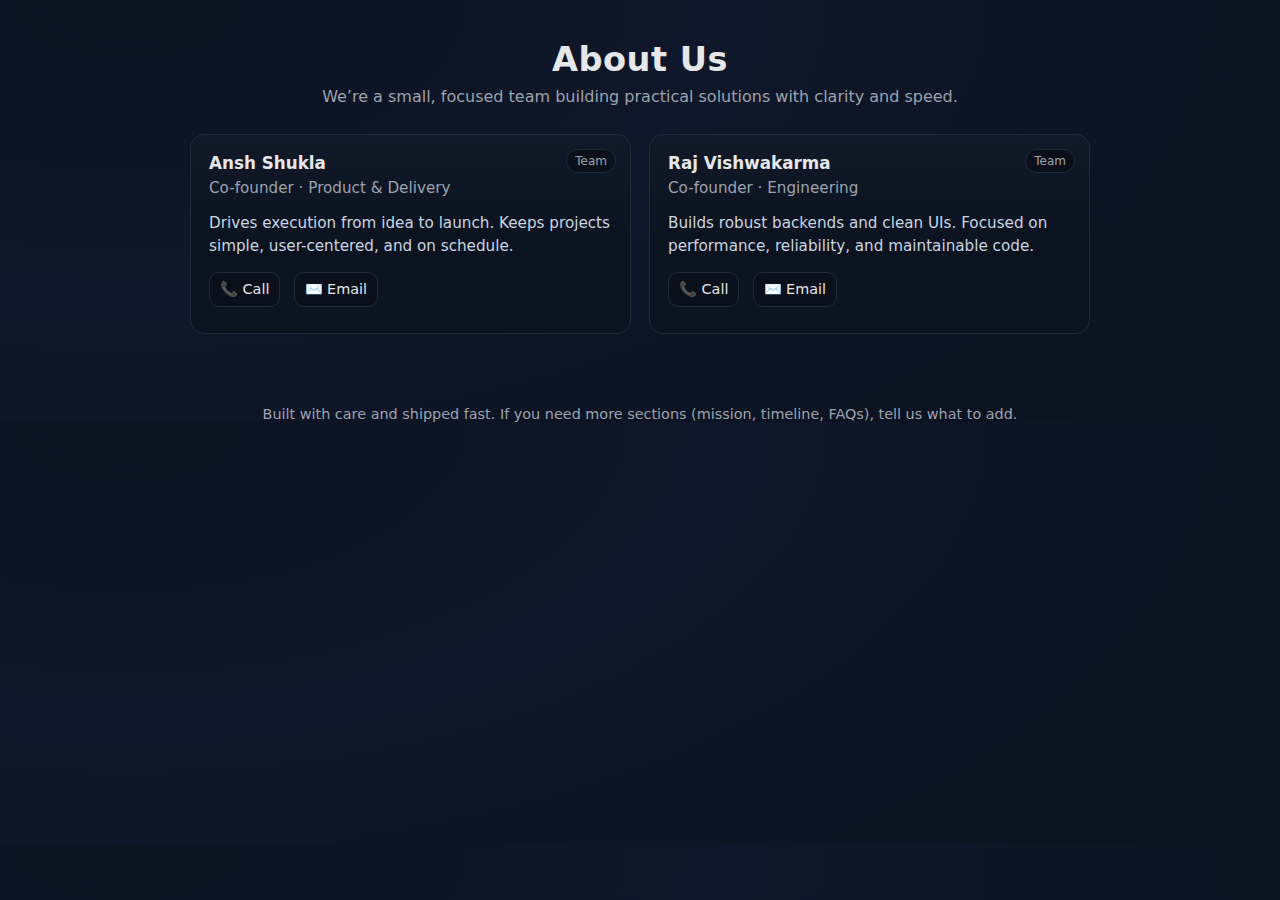
<file: about.html>
<!DOCTYPE html>
<html lang="en">
<head>
  <meta charset="UTF-8" />
  <meta name="viewport" content="width=device-width, initial-scale=1" />
  <title>About Us</title>
  <style>
    .navbar {
  position: fixed;
  top: 0;
  width: 100%;
  display: flex;
  justify-content: space-between;
  align-items: center;
  padding: 15px 60px;
  background: rgba(0, 0, 0, 0.65);
  color: #fefae0;
  backdrop-filter: blur(10px);
  box-shadow: 0 2px 15px rgba(0, 0, 0, 0.4);
  z-index: 100;
}
.logo {
  font-size: 1.4em;
  font-weight: bold;
  letter-spacing: 1px;
}

.nav-links {
  list-style: none;
  display: flex;
  gap: 30px;
}

.nav-links a {
  text-decoration: none;
  color: #fefae0;
  font-weight: 500;
  transition: color 0.3s ease;
}

.nav-links a:hover,
.nav-links .active {
  color: #ffe8a3;
  border-bottom: 2px solid #ffe8a3;
  padding-bottom: 3px;
}

    :root {
      --bg: #0f172a;
      --card: #111827;
      --text: #e5e7eb;
      --muted: #9ca3af;
      --accent: #22c55e;
      --border: #1f2937;
    }
    * { box-sizing: border-box; }
    body {
      margin: 0; font-family: system-ui, -apple-system, Segoe UI, Roboto, Ubuntu, Cantarell, "Noto Sans", "Helvetica Neue", Arial, "Apple Color Emoji", "Segoe UI Emoji";
      background: radial-gradient(1200px 600px at 10% 0%, #0b1220 0%, var(--bg) 50%, #0b1220 100%);
      color: var(--text);
    }
    .container {
      max-width: 940px; margin: 0 auto; padding: 40px 20px;
    }
    header {
      text-align: center; margin-bottom: 28px;
    }
    header h1 {
      font-size: 2.1rem; margin: 0 0 8px;
      letter-spacing: 0.5px;
    }
    header p {
      color: var(--muted); margin: 0; font-size: 1rem;
    }
    .grid {
      display: grid; gap: 18px;
      grid-template-columns: repeat(auto-fit, minmax(260px, 1fr));
      margin-top: 22px;
    }
    .card {
      background: linear-gradient(180deg, var(--card), #0b1321 60%);
      border: 1px solid var(--border);
      border-radius: 14px;
      padding: 18px;
      position: relative;
      overflow: hidden;
    }
    .badge {
      position: absolute; top: 14px; right: 14px;
      background: #0a0f19; border: 1px solid var(--border);
      color: var(--muted); font-size: 12px; padding: 4px 8px; border-radius: 999px;
    }
    .name { font-weight: 700; font-size: 1.05rem; margin-bottom: 6px; }
    .role { color: var(--muted); font-size: 0.95rem; margin-bottom: 12px; }
    .bio { color: #cbd5e1; font-size: 0.95rem; line-height: 1.5; margin-bottom: 14px; }
    .contact a {
      display: inline-flex; align-items: center; gap: 8px;
      color: var(--text); text-decoration: none;
      background: #0a0f19; border: 1px solid var(--border);
      padding: 8px 10px; border-radius: 10px; margin-right: 8px; margin-bottom: 8px;
      transition: border-color 0.2s, transform 0.2s;
      font-size: 0.9rem;
    }
    .contact a:hover { border-color: var(--accent); transform: translateY(-1px); }
    footer {
      margin-top: 32px; color: var(--muted); font-size: 0.9rem; text-align: center;
    }
  </style>
</head>
<body>
    
  <div class="container">
    <header>
      <h1>About Us</h1>
      <p>We’re a small, focused team building practical solutions with clarity and speed.</p>
    </header>

    <section class="grid">
      <!-- Ansh Shukla -->
      <div class="card">
        <span class="badge">Team</span>
        <div class="name">Ansh Shukla</div>
        <div class="role">Co-founder · Product & Delivery</div>
        <p class="bio">
          Drives execution from idea to launch. Keeps projects simple, user-centered, and on schedule.
        </p>
        <div class="contact">
          <a href="tel:+919044123970" aria-label="Call Ansh">📞 Call</a>
          <a href="mailto:ujjwal031shukla@gmail.com" aria-label="Email Ansh">✉️ Email</a>
        </div>
      </div>

      <!-- Raj Vishwakarma -->
      <div class="card">
        <span class="badge">Team</span>
        <div class="name">Raj Vishwakarma</div>
        <div class="role">Co-founder · Engineering</div>
        <p class="bio">
          Builds robust backends and clean UIs. Focused on performance, reliability, and maintainable code.
        </p>
        <div class="contact">
          <a href="tel:+919369381697" aria-label="Call Raj">📞 Call</a>
          <a href="mailto:trickyfinisher000@gmail.com" aria-label="Email Raj">✉️ Email</a>
        </div>
      </div>

      </div>
    </section>

    <footer>
      Built with care and shipped fast. If you need more sections (mission, timeline, FAQs), tell us what to add.
    </footer>
  </div>
</body>
</html>
</file>
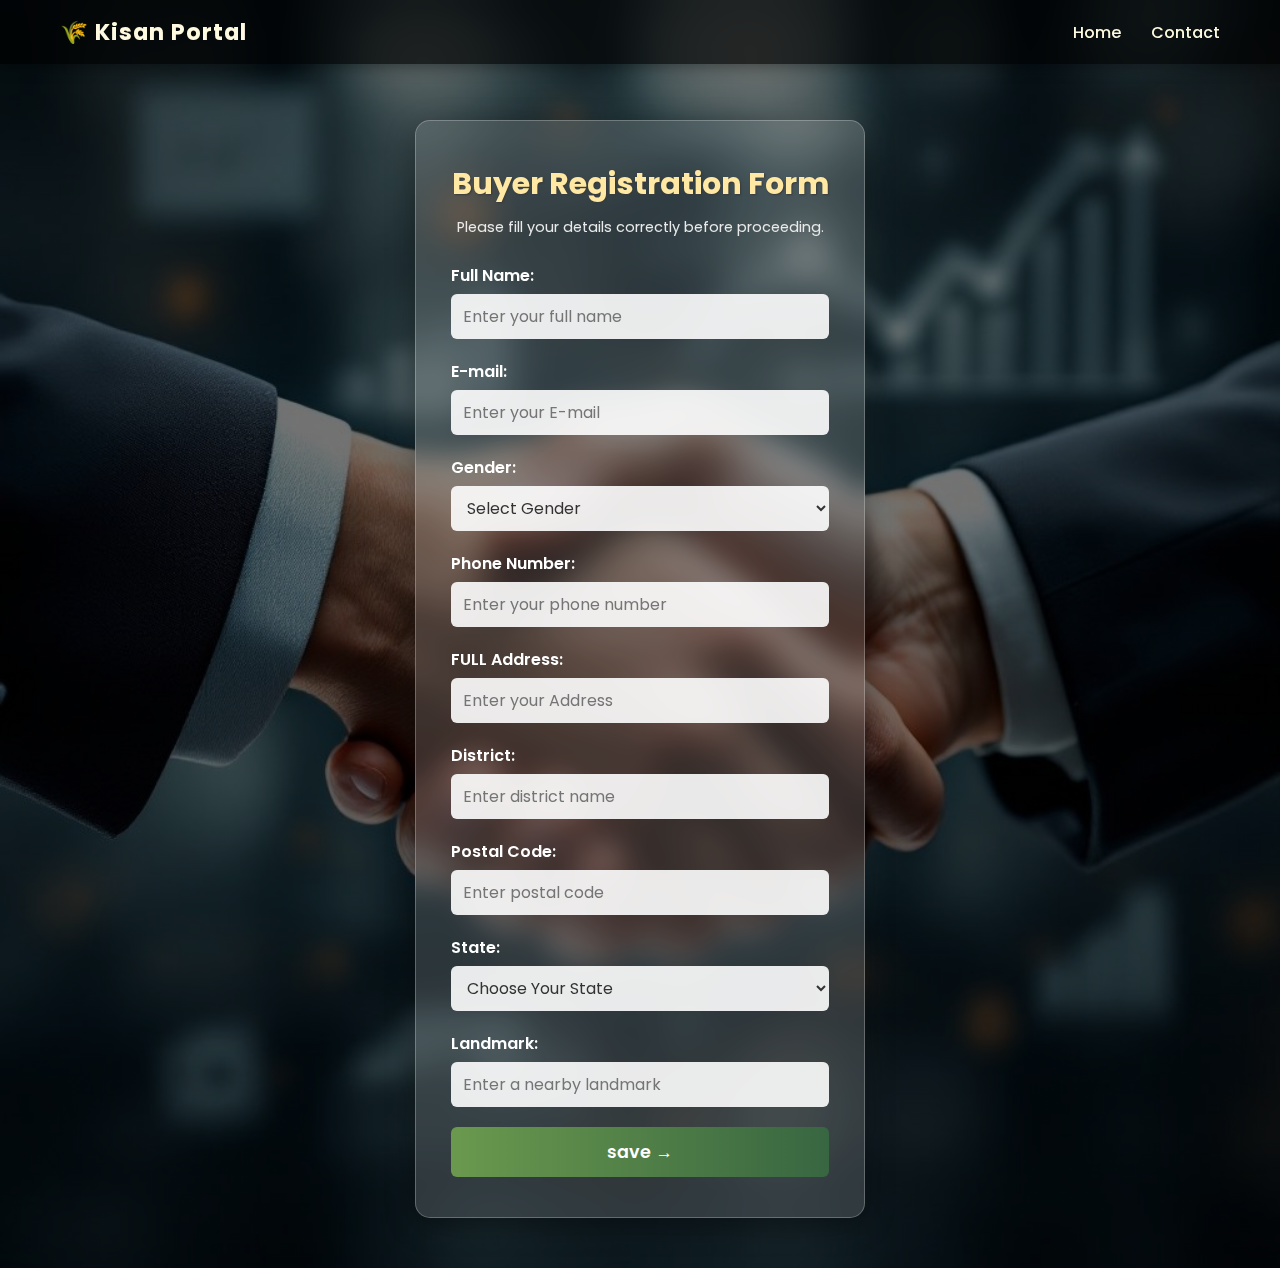
<file: buyer.html>
<!DOCTYPE html>
<html lang="en">

<head>
  <meta charset="UTF-8" />
  <meta name="viewport" content="width=device-width, initial-scale=1.0" />
  <title>Buyer Registration | Kisan Portal</title>
  <link rel="stylesheet" href="buyer.css" />
  <link href="https://fonts.googleapis.com/css2?family=Poppins:wght@400;600&display=swap" rel="stylesheet">
</head>

<body>
  <!-- Navigation Bar -->
  <header>
    <nav class="navbar">
      <div class="logo">🌾 Kisan Portal</div>
      <ul class="nav-links">
        <li><a href="index.html">Home</a></li>
       
        <li><a href="contact.html">Contact</a></li>
      </ul>
    </nav>
  </header>

  <!-- Registration Section -->
  <main class="registration-container">
    <div class="registration-form">
      <h2>Buyer Registration Form</h2>
      <p class="form-subtitle">Please fill your details correctly before proceeding.</p>

      <form id="registrationForm">
        <div class="form-group">
          <label for="name">Full Name:</label>
          <input type="text" id="name" name="name" placeholder="Enter your full name" required />
        </div>

        <div class="form-group">
          <label for="E-mail">E-mail:</label>
          <input type="text" id="E-mail" name="E-mail" placeholder="Enter your E-mail" required />
        </div>

        

        <div class="form-group">
          <label for="gender">Gender:</label>
          <select id="gender" name="gender" required>
            <option value="">Select Gender</option>
            <option value="male">Male</option>
            <option value="female">Female</option>
            <option value="other">Other</option>
          </select>
        </div>

        <div class="form-group">
          <label for="phone">Phone Number:</label>
          <input type="tel" id="phone" name="phone" placeholder="Enter your phone number" required />
        </div>

        <div class="form-group">
          <label for="Address">FULL Address:</label>
          <input type="Address" id="Address" name="Address" placeholder="Enter your Address" required />
        </div>

         <div class="form-group">
          <label for="district">District:</label>
          <input type="text" id="district" name="district" placeholder="Enter district name" required />
        </div>

        <div class="form-group">
          <label for="postal_code">Postal Code:</label>
          <input type="number" id="postal_code" name="postal_code" placeholder="Enter postal code" required />
        </div>

        <div class="form-group">
          <label for="state">State:</label>
          <select id="state" name="state" required>
            <option value="">Choose Your State</option>
            <option>Andhra Pradesh</option>
            <option>Arunachal Pradesh</option>
            <option>Assam</option>
            <option>Bihar</option>
            <option>Chhattisgarh</option>
            <option>Goa</option>
            <option>Gujarat</option>
            <option>Haryana</option>
            <option>Himachal Pradesh</option>
            <option>Jharkhand</option>
            <option>Karnataka</option>
            <option>Kerala</option>
            <option>Madhya Pradesh</option>
            <option>Maharashtra</option>
            <option>Manipur</option>
            <option>Meghalaya</option>
            <option>Mizoram</option>
            <option>Nagaland</option>
            <option>Odisha</option>
            <option>Punjab</option>
            <option>Rajasthan</option>
            <option>Sikkim</option>
            <option>Tamil Nadu</option>
            <option>Telangana</option>
            <option>Tripura</option>
            <option>Uttar Pradesh</option>
            <option>Uttarakhand</option>
            <option>West Bengal</option>
          </select>
        </div>

        <div class="form-group">
          <label for="land_mark">Landmark:</label>
          <input type="text" id="land_mark" name="land_mark" placeholder="Enter a nearby landmark" required />
        </div>
        <button type="button" onclick="validateAndNext()">save →</button>
      </form>
    </div>
  </main>

 <script>
  // ---- Step access control ----
  

  // Prevent accessing locked pages
  document.addEventListener("DOMContentLoaded", () => {
    const currentPage = window.location.pathname.split("/").pop();

    const currentIndex = steps.indexOf(currentPage);

    if (currentIndex > 0) {
      // Check if previous step is completed
      const previousPage = steps[currentIndex - 1];
      const keyName = previousPage + "_done";

      if (localStorage.getItem(keyName) !== "true") {
        alert("⚠️ Please complete the previous step first.");
        window.location.href = previousPage;
      }
    }
  });

  // Mark page as completed (call this after validation)
  function markCompleted(pageName) {
    localStorage.setItem(pageName + "_done", "true");
  }
 
  function validateAndNext() {
    const inputs = document.querySelectorAll('#registrationForm input, #registrationForm select');
    let allFilled = true;

    inputs.forEach(input => {
      if (input.value.trim() === "") {
        allFilled = false;
        input.style.border = "2px solid red";
      } else {
        input.style.border = "1px solid #ccc";
      }
    });

    if (allFilled) {
      // Mark registration step as completed
      markCompleted("farmer_registration form.html");

      window.location.href = "location.html";
    } else {
      alert("⚠️ Please fill all fields before proceeding.");
    }
  }
</script>



</body>

</html>
</file>
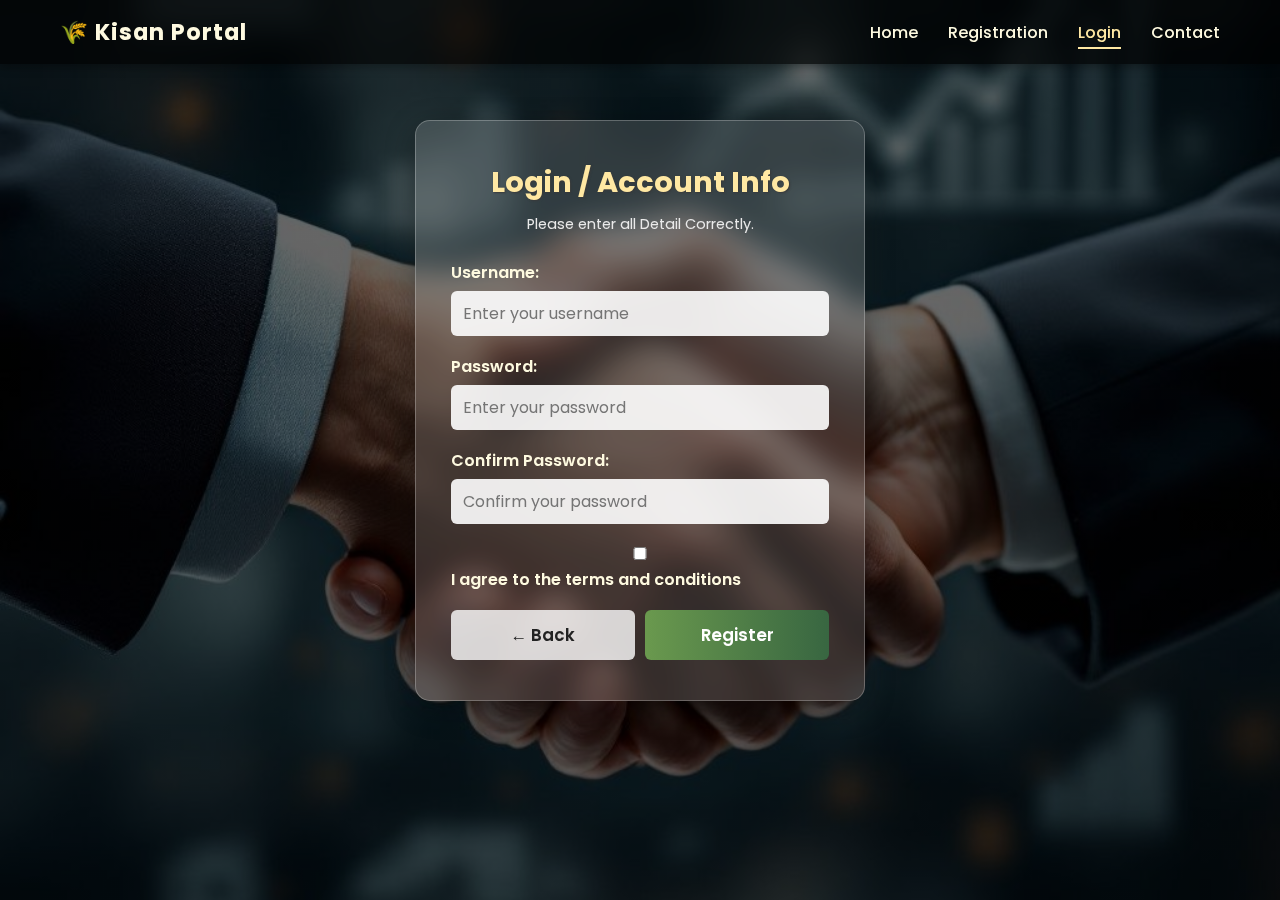
<file: buyerlogin.html>
<!DOCTYPE html>
<html lang="en">

<head>
    <meta charset="UTF-8" />
    <meta name="viewport" content="width=device-width, initial-scale=1.0" />
    <title>Farm Details | Kisan Portal</title>
    <link rel="stylesheet" href="buyerlogin.css" />
    <link href="https://fonts.googleapis.com/css2?family=Poppins:wght@400;600&display=swap" rel="stylesheet" />
</head>

<body>
    <!-- 🌾 Navbar -->
    <header>
        <nav class="navbar">
            <div class="logo">🌾 Kisan Portal</div>
            <ul class="nav-links">
                <li><a href="home.html">Home</a></li>
                <li><a href="buyer.html">Registration</a></li>
                <li><a href="Login.html" class="active">Login</a></li>
                <li><a href="contact.html">Contact</a></li>
            </ul>
        </nav>
    </header>

    <!-- 📍 Location Form -->
    <main class="location-container">
        <div class="location-form">
            <h2>Login / Account Info</h2>
            <p class="form-subtitle">Please enter all Detail Correctly.</p>

            <form action="#" method="post">
                <div class="form-group">
                    <label for="username">Username:</label>
                    <input type="text" id="username" name="username" placeholder="Enter your username" required />
                </div>

                <div class="form-group">
                    <label for="password">Password:</label>
                    <input type="password" id="password" name="password" placeholder="Enter your password" required />
                </div>

                <div class="form-group">
                    <label for="confirm_password">Confirm Password:</label>
                    <input type="password" id="confirm_password" name="confirm_password"
                        placeholder="Confirm your password" required />
                </div>

                <div class="form-group">
                    <label>
                        <input type="checkbox" name="agree" required>I agree to the terms and conditions
                        
                    </label>
                </div>



                <div class="form-buttons">
                    <button type="button" class="back-btn" onclick="window.location.href='registration.html'">←
                        Back</button>
                    <button type="submit" class="next-btn">Register</button>
                </div>
            </form>
        </div>
    </main>
</body>

</html>
</file>
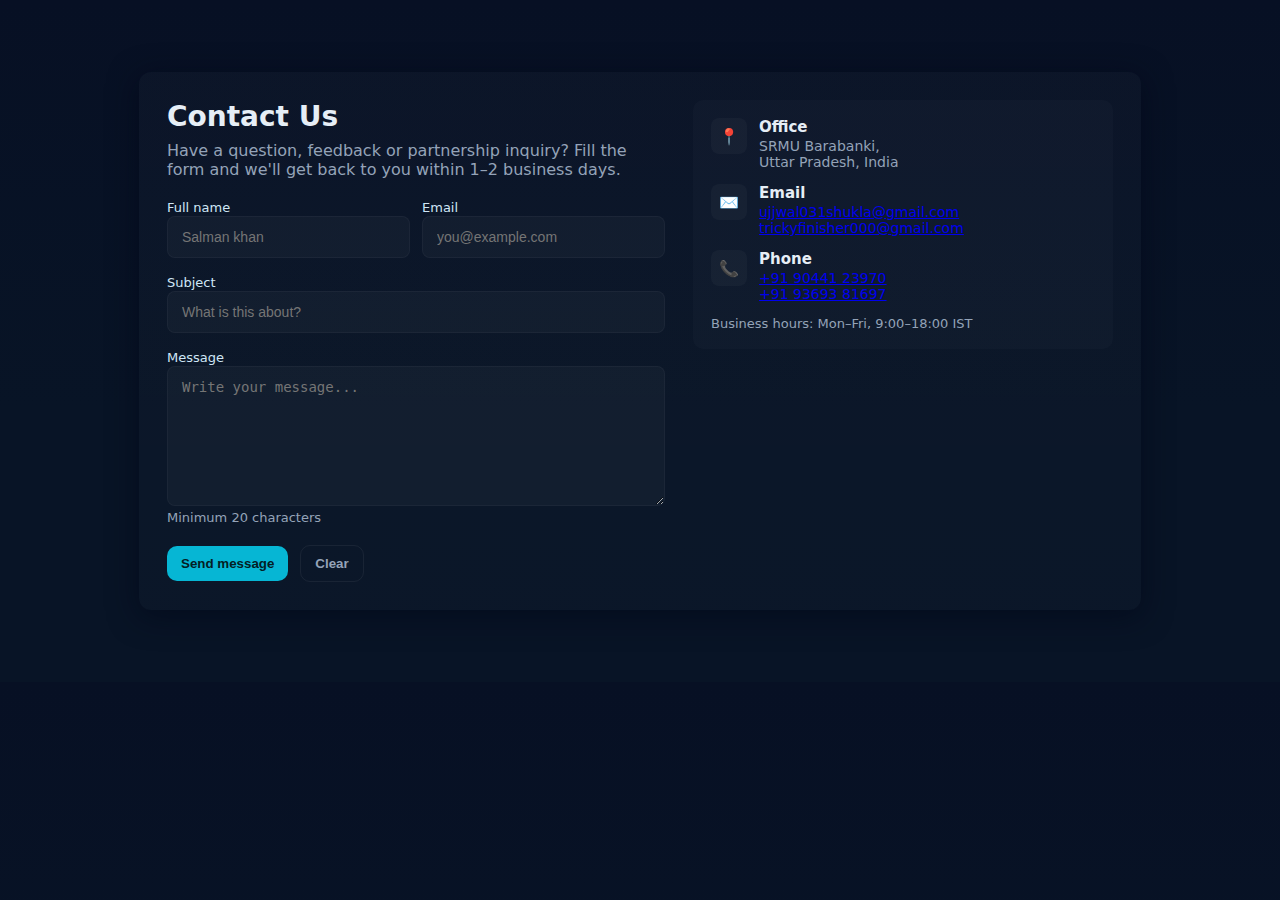
<file: contact.html>
<!doctype html>
<html lang="en">
<head>
  <meta charset="utf-8" />
  <meta name="viewport" content="width=device-width,initial-scale=1" />
  <title>Contact Us</title>
  <meta name="description" content="Contact us — send a message, find our address and phone number." />
  <style>
    .navbar {
  position: fixed;
  top: 0;
  width: 100%;
  display: flex;
  justify-content: space-between;
  align-items: center;
  padding: 15px 60px;
  background: rgba(0, 0, 0, 0.65);
  color: #fefae0;
  backdrop-filter: blur(10px);
  box-shadow: 0 2px 15px rgba(0, 0, 0, 0.4);
  z-index: 100;
}

.logo {
  font-size: 1.4em;
  font-weight: bold;
  letter-spacing: 1px;
}

.nav-links {
  list-style: none;
  display: flex;
  gap: 30px;
}

.nav-links a {
  text-decoration: none;
  color: #fefae0;
  font-weight: 500;
  transition: color 0.3s ease;
}

.nav-links a:hover,
.nav-links .active {
  color: #ffe8a3;
  border-bottom: 2px solid #ffe8a3;
  padding-bottom: 3px;
}

/* 🧾 Registration Form Container */
.registration-container {
  display: flex;
  justify-content: center;
  align-items: center;
  padding-top: 120px;
  padding-bottom: 50px;
}

    :root{ --bg:#0f1724; --card:#0b1220; --accent:#06b6d4; --muted:#94a3b8; --glass: rgba(255,255,255,0.03);} 
    *{box-sizing:border-box}
    body{font-family:Inter, ui-sans-serif, system-ui, -apple-system, "Segoe UI", Roboto, "Helvetica Neue", Arial; margin:0; background:linear-gradient(180deg,#071024 0%, #081426 60%); color:#e6eef6; -webkit-font-smoothing:antialiased;}
    .container{max-width:1050px;margin:48px auto;padding:24px}
    .card{background:linear-gradient(180deg, rgba(255,255,255,0.02), rgba(255,255,255,0.01)); border-radius:12px; padding:28px; box-shadow: 0 6px 30px rgba(2,6,23,0.6); display:grid; grid-template-columns: 1fr 420px; gap:28px; align-items:start}
    h1{font-size:28px;margin:0 0 8px}
    p.lead{color:var(--muted);margin:0 0 18px}

    /* form */
    form{display:flex;flex-direction:column;gap:14px}
    label{font-size:13px;color:#cfe6f6}
    .row{display:flex;gap:12px}
    .input, textarea, select{background:var(--glass);border:1px solid rgba(255,255,255,0.04); padding:12px 14px;border-radius:8px;color:inherit; font-size:14px; width:100%;}
    .input:focus, textarea:focus{outline:none; box-shadow:0 0 0 4px rgba(6,182,212,0.08); border-color:var(--accent)}
    textarea{min-height:140px; resize:vertical}
    .small{font-size:13px;color:var(--muted)}
    .actions{display:flex;gap:12px;align-items:center;margin-top:6px}
    .btn{background:var(--accent); color:#042024; border:none; padding:10px 14px;border-radius:10px;font-weight:600;cursor:pointer}
    .btn.ghost{background:transparent;border:1px solid rgba(255,255,255,0.06); color:var(--muted)}

    /* side info */
    .side{background:rgba(255,255,255,0.02); border-radius:10px;padding:18px}
    .contact-item{display:flex;gap:12px;align-items:flex-start;margin-bottom:14px}
    .icon{width:36px;height:36px;flex:0 0 36px;border-radius:8px;background:rgba(255,255,255,0.03);display:grid;place-items:center}
    .contact-item h4{margin:0;font-size:15px}
    .contact-item p{margin:2px 0 0;color:var(--muted);font-size:14px}

    /* responsive */
    @media (max-width:880px){.card{grid-template-columns:1fr;}.container{margin:18px;padding:16px}}
  </style>
</head>
<body>
  <main class="container">
    <div class="card" role="region" aria-labelledby="contact-heading">
      <section>
        <h1 id="contact-heading">Contact Us</h1>
        <p class="lead">Have a question, feedback or partnership inquiry? Fill the form and we'll get back to you within 1–2 business days.</p>

        <form id="contactForm" action="#" method="post" novalidate>
          <div class="row">
            <div style="flex:1">
              <label for="name">Full name</label>
              <input id="name" name="name" class="input" type="text" placeholder="Salman khan" required aria-required="true" />
            </div>
            <div style="flex:1">
              <label for="email">Email</label>
              <input id="email" name="email" class="input" type="email" placeholder="you@example.com" required aria-required="true" />
            </div>
          </div>

          <div>
            <label for="subject">Subject</label>
            <input id="subject" name="subject" class="input" type="text" placeholder="What is this about?" />
          </div>

          <div>
            <label for="message">Message</label>
            <textarea id="message" name="message" placeholder="Write your message..." required aria-required="true"></textarea>
            <div class="small" aria-hidden="true">Minimum 20 characters</div>
          </div>

          <div class="actions">
            <button type="submit" class="btn">Send message</button>
            <button type="button" class="btn ghost" id="clearBtn">Clear</button>
            <div id="status" class="small" role="status" aria-live="polite"></div>
          </div>
        </form>

        <script>
          (function(){
            const form = document.getElementById('contactForm');
            const status = document.getElementById('status');
            const clearBtn = document.getElementById('clearBtn');

            function validate(){
              const name = form.name.value.trim();
              const email = form.email.value.trim();
              const message = form.message.value.trim();
              if(!name) return 'Please enter your name.';
              if(!email) return 'Please enter your email.';
              // simple email pattern
              const re = /^[^\s@]+@[^\s@]+\.[^\s@]+$/;
              if(!re.test(email)) return 'Please enter a valid email address.';
              if(message.length < 20) return 'Message should have at least 20 characters.';
              return '';
            }

            form.addEventListener('submit', function(e){
              e.preventDefault();
              status.textContent = '';
              const err = validate();
              if(err){ status.textContent = err; status.style.color='tomato'; return; }

              // --- Replace this block with an actual fetch to your backend endpoint ---
              const payload = { name: form.name.value.trim(), email: form.email.value.trim(), subject: form.subject.value.trim(), message: form.message.value.trim() };
              console.log('Sending contact payload', payload);

              // Simulated success
              status.style.color='lightgreen';
              status.textContent = 'Message sent — thank you!';
              form.reset();
              // ----------------------------------------------------------------------
            });

            clearBtn.addEventListener('click', ()=>{ form.reset(); status.textContent=''; });
          })();
        </script>
      </section>

      <aside class="side" aria-label="Contact details">
        <div class="contact-item">
          <div class="icon" aria-hidden="true">📍</div>
          <div>
            <h4>Office</h4>
            <p>SRMU Barabanki,<br/>Uttar Pradesh, India</p>
          </div>
        </div>

        <div class="contact-item">
          <div class="icon" aria-hidden="true">✉️</div>
          <div>
            <h4>Email</h4>
            <p><a href="mailto:ujjwal031shukla@gmail.com, <br/>trickyfinisher000@gmail.com">ujjwal031shukla@gmail.com<br/>trickyfinisher000@gmail.com</a></p>
          </div>
        </div>

        <div class="contact-item">
          <div class="icon" aria-hidden="true">📞</div>
          <div>
            <h4>Phone</h4>
            <p><a href="tel:+911234567890">+91 90441 23970<br/>+91 93693 81697</a></p>
          </div>
        </div>

        <div style="margin-top:8px;color:var(--muted);font-size:13px">Business hours: Mon–Fri, 9:00–18:00 IST</div>
      </aside>
    </div>
  </main>
</body>
</html>
</file>
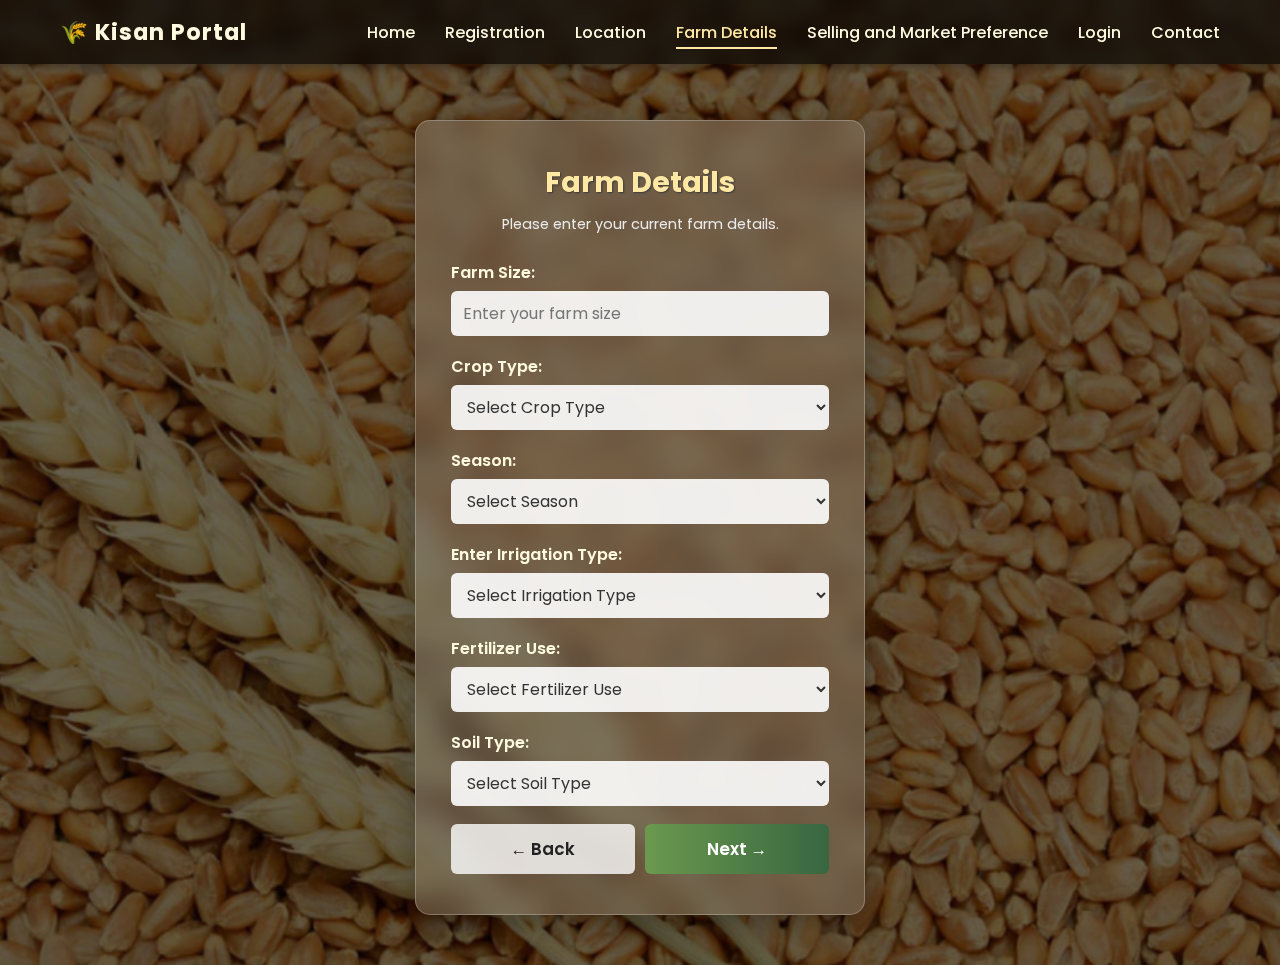
<file: farm_detail.html>
<!DOCTYPE html>
<html lang="en">

<head>
  <meta charset="UTF-8" />
  <meta name="viewport" content="width=device-width, initial-scale=1.0" />
  <title>Farm Details | Kisan Portal</title>
  <link rel="stylesheet" href="farmer-detail.css" />
  <link href="https://fonts.googleapis.com/css2?family=Poppins:wght@400;600&display=swap" rel="stylesheet" />
</head>

<body>
  <!-- 🌾 Navbar -->
  <header>
    <nav class="navbar">
      <div class="logo">🌾 Kisan Portal</div>
      <ul class="nav-links">
        <li><a href="index.html">Home</a></li>
        <li><a href="farmer_registration_form.html">Registration</a></li>
        <li><a href="location.html">Location</a></li>
        <li><a href="farm_detail.html" class="active">Farm Details</a></li>
        
        <li><a href="selling and market preferece.html">Selling and Market Preference</a></li>
        <li><a href="Login.html">Login</a></li> 
        <li><a href="contact.html">Contact</a></li>
      </ul>
    </nav>
  </header>

  <!-- 📍 Location Form -->
  <main class="location-container">
    <div class="location-form">
      <h2>Farm Details</h2>
      <p class="form-subtitle">Please enter your current farm details.</p>

      <form action="#" method="post">
        <div class="form-group">
          <label for="farm_size">Farm Size:</label>
          <input type="text" id="farm_size" name="farm_size" placeholder="Enter your farm size" required />
        </div>

        <div class="form-group">
          <label for="crop_type">Crop Type:</label>
          <select id="crop_type" name="crop_type" required>
            <option value="">Select Crop Type</option>
            <option>Wheat</option>
            <option>Rice</option>
            <option>Corn</option>
            <option>Vegetables</option>
            <option>Fruits</option>
           
          </select>
        </div>

        <div class="form-group">
          <label for="season">Season:</label>
          <select id="season" name="season" required>
            <option value="">Select Season</option>
            <option>Kharif</option>
            <option>Rabi</option>
            <option>Zaid</option>
          </select>
        </div>

        <div class="form-group">
          <label for="irrigation_type">Enter Irrigation Type:</label>
          <select id="irrigation_type" name="irrigation_type" required>
            <option value="">Select Irrigation Type</option>
            <option>Canal</option>
            <option>Tube Well</option>
            <option>Rainfed</option>
            <option>Drip</option>
            <option>Sprinkler</option>
            <option>Surface</option>
            <option>Subsurface</option>
          </select>
        </div>

        <div class="form-group">
          <label for="fertilizer_use">Fertilizer Use:</label>

         <Select id="fertilizer_use" name="fertilizer_use" required>
            <option value="">Select Fertilizer Use</option>
            <option>Organic</option>
            <option>Inorganic</option>
            <option>Mixed</option>
          </select>
        </div>

         <div class="form-group">
          <label for="soil_type">Soil Type:</label>

         <Select id="soil_type" name="soil_type" required>
            <option value="">Select Soil Type</option>
            <option>Alluvial</option>
            <option>Black</option>
            <option>Red</option>
            <option>Laterite</option>
            <option>Desert</option>
            <option>Mountainous</option>
          </select>
        </div>

        <div class="form-buttons">
          <button type="button" class="back-btn" onclick="window.location.href='registration.html'">← Back</button>
          <button type="submit" class="next-btn">Next →</button>
        </div>
      </form>
    </div>
  </main>
</body>

</html>
</file>
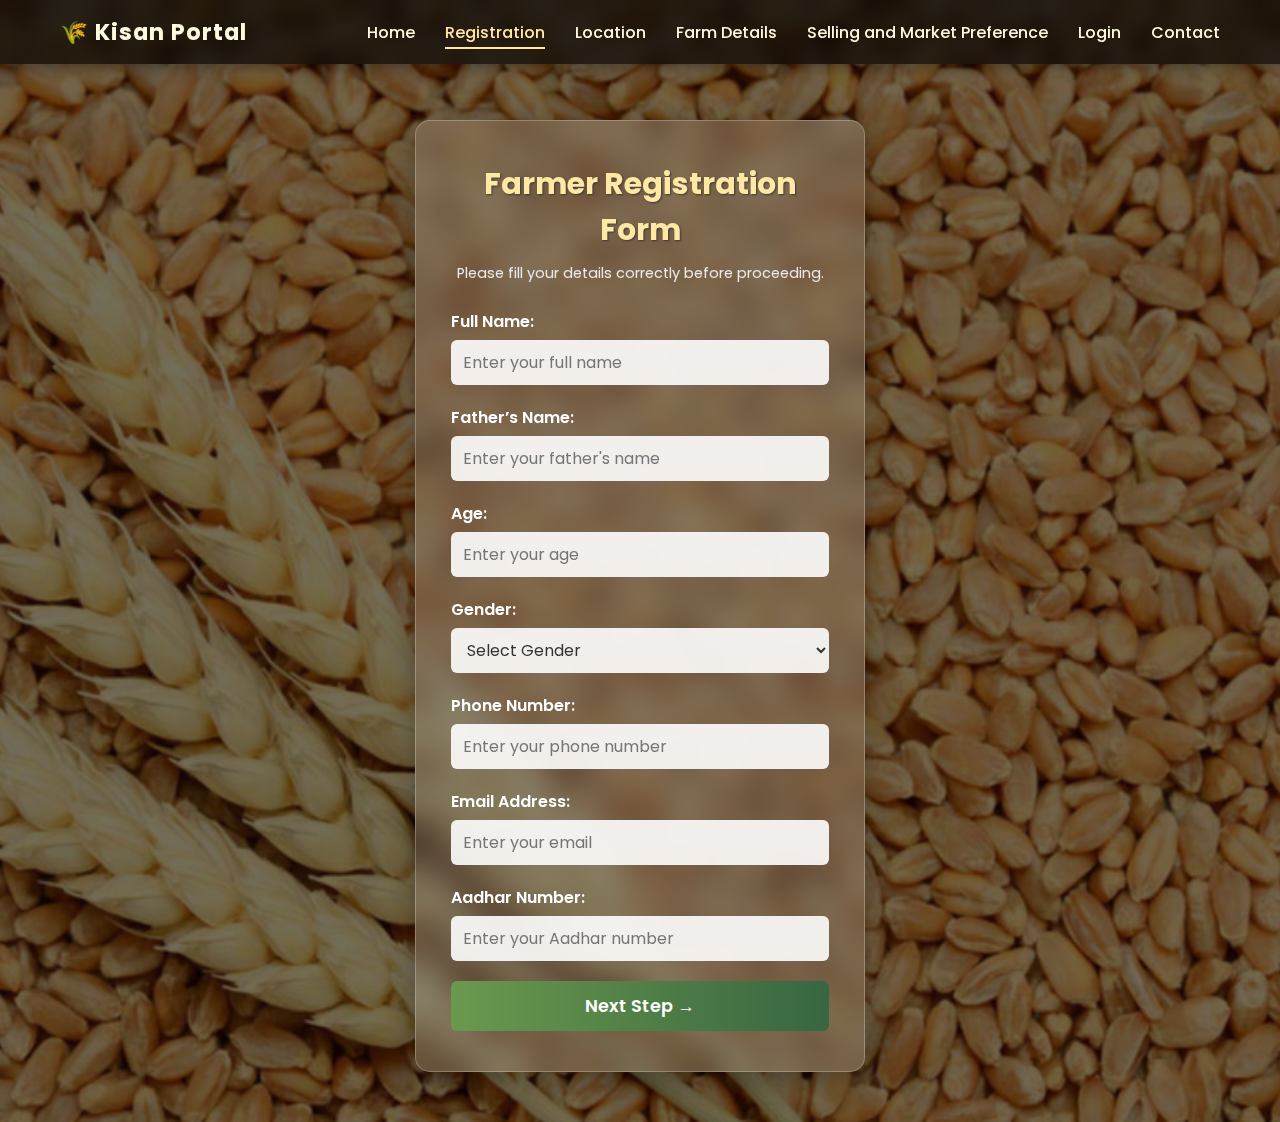
<file: farmer_registration_form.html>
<!DOCTYPE html>
<html lang="en">

<head>
  <meta charset="UTF-8" />
  <meta name="viewport" content="width=device-width, initial-scale=1.0" />
  <title>Farmer Registration | Kisan Portal</title>
  <link rel="stylesheet" href="farmer_registration_form.css" />
  <link href="https://fonts.googleapis.com/css2?family=Poppins:wght@400;600&display=swap" rel="stylesheet">
</head>

<body>
  <!-- Navigation Bar -->
  <header>
    <nav class="navbar">
      <div class="logo">🌾 Kisan Portal</div>
      <ul class="nav-links">
        <li><a href="index.html">Home</a></li>
        <li><a href="farmer_registration_form.html" class="active">Registration</a></li>
        <li><a href="location.html">Location</a></li>
        <li><a href="farm_detail.html">Farm Details</a></li>
        <li><a href="selling and market preferece.html">Selling and Market Preference</a></li>
        <li><a href="Login.html">Login</a></li>
        <li><a href="contact.html">Contact</a></li>
      </ul>
    </nav>
  </header>

  <!-- Registration Section -->
  <main class="registration-container">
    <div class="registration-form">
      <h2>Farmer Registration Form</h2>
      <p class="form-subtitle">Please fill your details correctly before proceeding.</p>

      <form id="registrationForm">
        <div class="form-group">
          <label for="name">Full Name:</label>
          <input type="text" id="name" name="name" placeholder="Enter your full name" required />
        </div>

        <div class="form-group">
          <label for="father-name">Father’s Name:</label>
          <input type="text" id="father-name" name="father-name" placeholder="Enter your father's name" required />
        </div>

        <div class="form-group">
          <label for="age">Age:</label>
          <input type="number" id="age" name="age" placeholder="Enter your age" required />
        </div>

        <div class="form-group">
          <label for="gender">Gender:</label>
          <select id="gender" name="gender" required>
            <option value="">Select Gender</option>
            <option value="male">Male</option>
            <option value="female">Female</option>
            <option value="other">Other</option>
          </select>
        </div>

        <div class="form-group">
          <label for="phone">Phone Number:</label>
          <input type="tel" id="phone" name="phone" placeholder="Enter your phone number" required />
        </div>

        <div class="form-group">
          <label for="email">Email Address:</label>
          <input type="email" id="email" name="email" placeholder="Enter your email" required />
        </div>

        <div class="form-group">
          <label for="aadhar">Aadhar Number:</label>
          <input type="text" id="aadhar" name="aadhar" placeholder="Enter your Aadhar number" required />
        </div>

        <button type="button" onclick="validateAndNext()">Next Step →</button>
      </form>
    </div>
  </main>

 <script>
  // ---- Step access control ----
  const steps = [
    "farmer_registration form.html", // Step 1
    "location.html",                 // Step 2
    "farm_detail.html",              // Step 3
    "selling and market preferece.html" // Step 4
  ];

  // Prevent accessing locked pages
  document.addEventListener("DOMContentLoaded", () => {
    const currentPage = window.location.pathname.split("/").pop();

    const currentIndex = steps.indexOf(currentPage);

    if (currentIndex > 0) {
      // Check if previous step is completed
      const previousPage = steps[currentIndex - 1];
      const keyName = previousPage + "_done";

      if (localStorage.getItem(keyName) !== "true") {
        alert("⚠️ Please complete the previous step first.");
        window.location.href = previousPage;
      }
    }
  });

  // Mark page as completed (call this after validation)
  function markCompleted(pageName) {
    localStorage.setItem(pageName + "_done", "true");
  }
 
  function validateAndNext() {
    const inputs = document.querySelectorAll('#registrationForm input, #registrationForm select');
    let allFilled = true;

    inputs.forEach(input => {
      if (input.value.trim() === "") {
        allFilled = false;
        input.style.border = "2px solid red";
      } else {
        input.style.border = "1px solid #ccc";
      }
    });

    if (allFilled) {
      // Mark registration step as completed
      markCompleted("farmer_registration form.html");

      window.location.href = "location.html";
    } else {
      alert("⚠️ Please fill all fields before proceeding.");
    }
  }
</script>



</body>

</html>
</file>
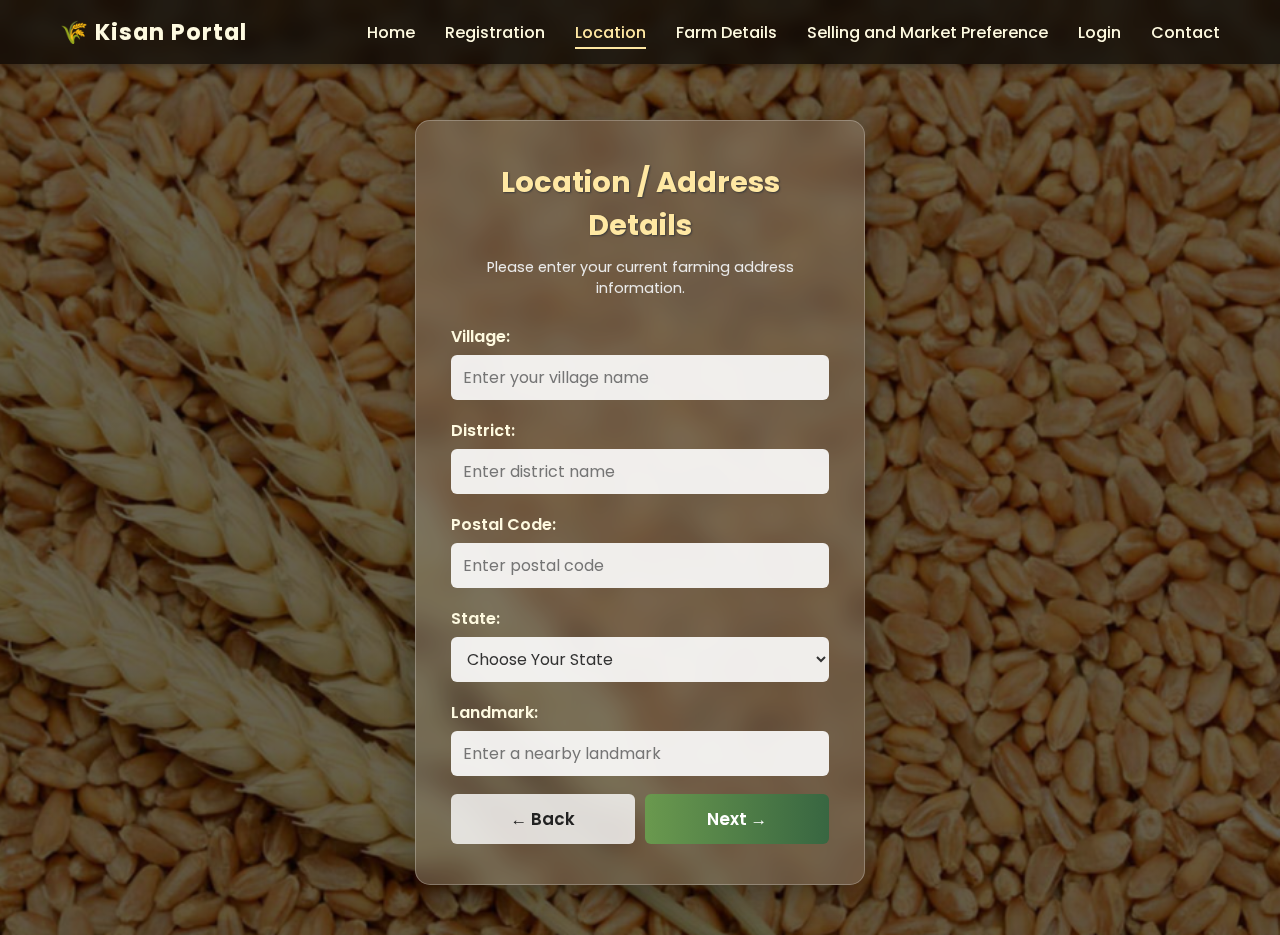
<file: location.html>
<!DOCTYPE html>
<html lang="en">

<head>
  <meta charset="UTF-8" />
  <meta name="viewport" content="width=device-width, initial-scale=1.0" />
  <title>Location Details | Kisan Portal</title>
  <link rel="stylesheet" href="location.css" />
  <link href="https://fonts.googleapis.com/css2?family=Poppins:wght@400;600&display=swap" rel="stylesheet" />
</head>

<body>
  <!-- 🌾 Navbar -->
  <header>
    <nav class="navbar">
      <div class="logo">🌾 Kisan Portal</div>
      <ul class="nav-links">
        <li><a href="index.html">Home</a></li>
        <li><a href="farmer_registration_form.html">Registration</a></li>
        <li><a href="location.html" class="active">Location</a></li>
        <li><a href="farm_detail.html">Farm Details</a></li>
        <li><a href="selling and market preferece.html">Selling and Market Preference </a></li>
        <li><a href="Login.html">Login</a></li>
        <li><a href="contact.html">Contact</a></li>
      </ul>
    </nav>
  </header>

  <!-- 📍 Location Form -->
  <main class="location-container">
    <div class="location-form">
      <h2>Location / Address Details</h2>
      <p class="form-subtitle">Please enter your current farming address information.</p>

      <form action="#" method="post">
        <div class="form-group">
          <label for="village">Village:</label>
          <input type="text" id="village" name="village" placeholder="Enter your village name" required />
        </div>

        <div class="form-group">
          <label for="district">District:</label>
          <input type="text" id="district" name="district" placeholder="Enter district name" required />
        </div>

        <div class="form-group">
          <label for="postal_code">Postal Code:</label>
          <input type="number" id="postal_code" name="postal_code" placeholder="Enter postal code" required />
        </div>

        <div class="form-group">
          <label for="state">State:</label>
          <select id="state" name="state" required>
            <option value="">Choose Your State</option>
            <option>Andhra Pradesh</option>
            <option>Arunachal Pradesh</option>
            <option>Assam</option>
            <option>Bihar</option>
            <option>Chhattisgarh</option>
            <option>Goa</option>
            <option>Gujarat</option>
            <option>Haryana</option>
            <option>Himachal Pradesh</option>
            <option>Jharkhand</option>
            <option>Karnataka</option>
            <option>Kerala</option>
            <option>Madhya Pradesh</option>
            <option>Maharashtra</option>
            <option>Manipur</option>
            <option>Meghalaya</option>
            <option>Mizoram</option>
            <option>Nagaland</option>
            <option>Odisha</option>
            <option>Punjab</option>
            <option>Rajasthan</option>
            <option>Sikkim</option>
            <option>Tamil Nadu</option>
            <option>Telangana</option>
            <option>Tripura</option>
            <option>Uttar Pradesh</option>
            <option>Uttarakhand</option>
            <option>West Bengal</option>
          </select>
        </div>

        <div class="form-group">
          <label for="land_mark">Landmark:</label>
          <input type="text" id="land_mark" name="land_mark" placeholder="Enter a nearby landmark" required />
        </div>

        <div class="form-buttons">
          <button type="button" class="back-btn" onclick="window.location.href='registration.html'">← Back</button>
          <button type="submit" class="next-btn">Next →</button>
        </div>
      </form>
    </div>
  </main>
  <script>
  // ---- Step access control ----
  const steps = [
    "farmer_registration form.html", // Step 1
    "location.html",                 // Step 2
    "farm_detail.html",              // Step 3
    "selling and market preferece.html" // Step 4
  ];

  // Prevent accessing locked pages
  document.addEventListener("DOMContentLoaded", () => {
    const currentPage = window.location.pathname.split("/").pop();

    const currentIndex = steps.indexOf(currentPage);

    if (currentIndex > 0) {
      // Check if previous step is completed
      const previousPage = steps[currentIndex - 1];
      const keyName = previousPage + "_done";

      if (localStorage.getItem(keyName) !== "true") {
        alert("⚠️ Please complete the previous step first.");
        window.location.href = previousPage;
      }
    }
  });

  // Mark page as completed (call this after validation)
  function markCompleted(pageName) {
    localStorage.setItem(pageName + "_done", "true");
  }
  <button onclick="completeLocation()">Next Step →</button>


function completeLocation() {
  markCompleted("location.html");
  window.location.href = "farm_detail.html";
}
</script>



</body>

</html>
</file>
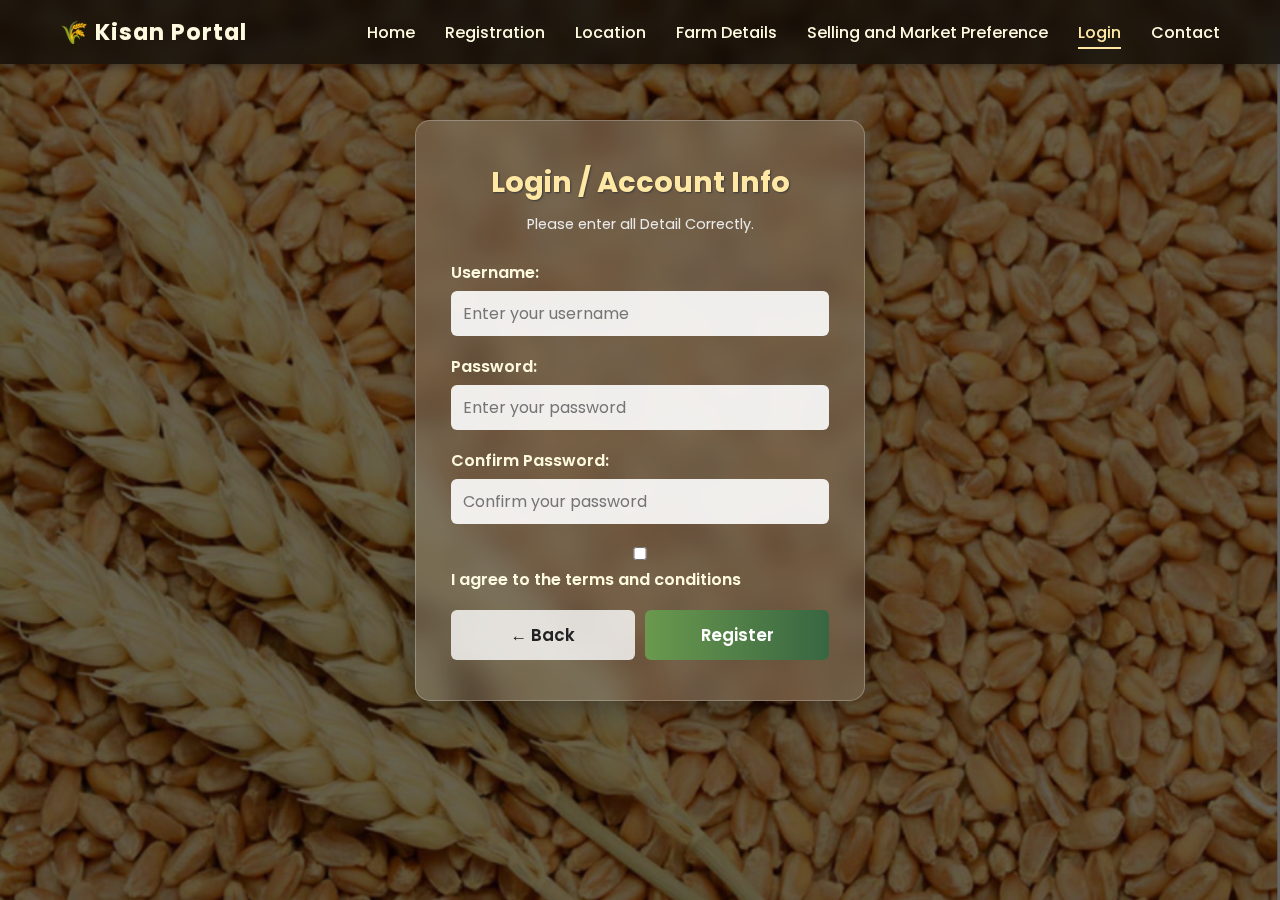
<file: Login.html>
<!DOCTYPE html>
<html lang="en">

<head>
    <meta charset="UTF-8" />
    <meta name="viewport" content="width=device-width, initial-scale=1.0" />
    <title>Farm Details | Kisan Portal</title>
    <link rel="stylesheet" href="Login.css" />
    <link href="https://fonts.googleapis.com/css2?family=Poppins:wght@400;600&display=swap" rel="stylesheet" />
</head>

<body>
    <!-- 🌾 Navbar -->
    <header>
        <nav class="navbar">
            <div class="logo">🌾 Kisan Portal</div>
            <ul class="nav-links">
                <li><a href="index.html">Home</a></li>
                <li><a href="farmer_registrationform.html">Registration</a></li>
                <li><a href="location.html">Location</a></li>
                <li><a href="farm_detail.html">Farm Details</a></li>
                <li><a href="selling and market preferece.html">Selling and Market Preference</a></li>
                <li><a href="Login.html" class="active">Login</a></li>
                <li><a href="contact.html">Contact</a></li>
            </ul>
        </nav>
    </header>

    <!-- 📍 Location Form -->
    <main class="location-container">
        <div class="location-form">
            <h2>Login / Account Info</h2>
            <p class="form-subtitle">Please enter all Detail Correctly.</p>

            <form action="#" method="post">
                <div class="form-group">
                    <label for="username">Username:</label>
                    <input type="text" id="username" name="username" placeholder="Enter your username" required />
                </div>

                <div class="form-group">
                    <label for="password">Password:</label>
                    <input type="password" id="password" name="password" placeholder="Enter your password" required />
                </div>

                <div class="form-group">
                    <label for="confirm_password">Confirm Password:</label>
                    <input type="password" id="confirm_password" name="confirm_password"
                        placeholder="Confirm your password" required />
                </div>

                <div class="form-group">
                    <label>
                        <input type="checkbox" name="agree" required>I agree to the terms and conditions
                        
                    </label>
                </div>



                <div class="form-buttons">
                    <button type="button" class="back-btn" onclick="window.location.href='registration.html'">←
                        Back</button>
                    <button type="submit" class="next-btn">Register</button>
                </div>
            </form>
        </div>
    </main>
</body>

</html>
</file>
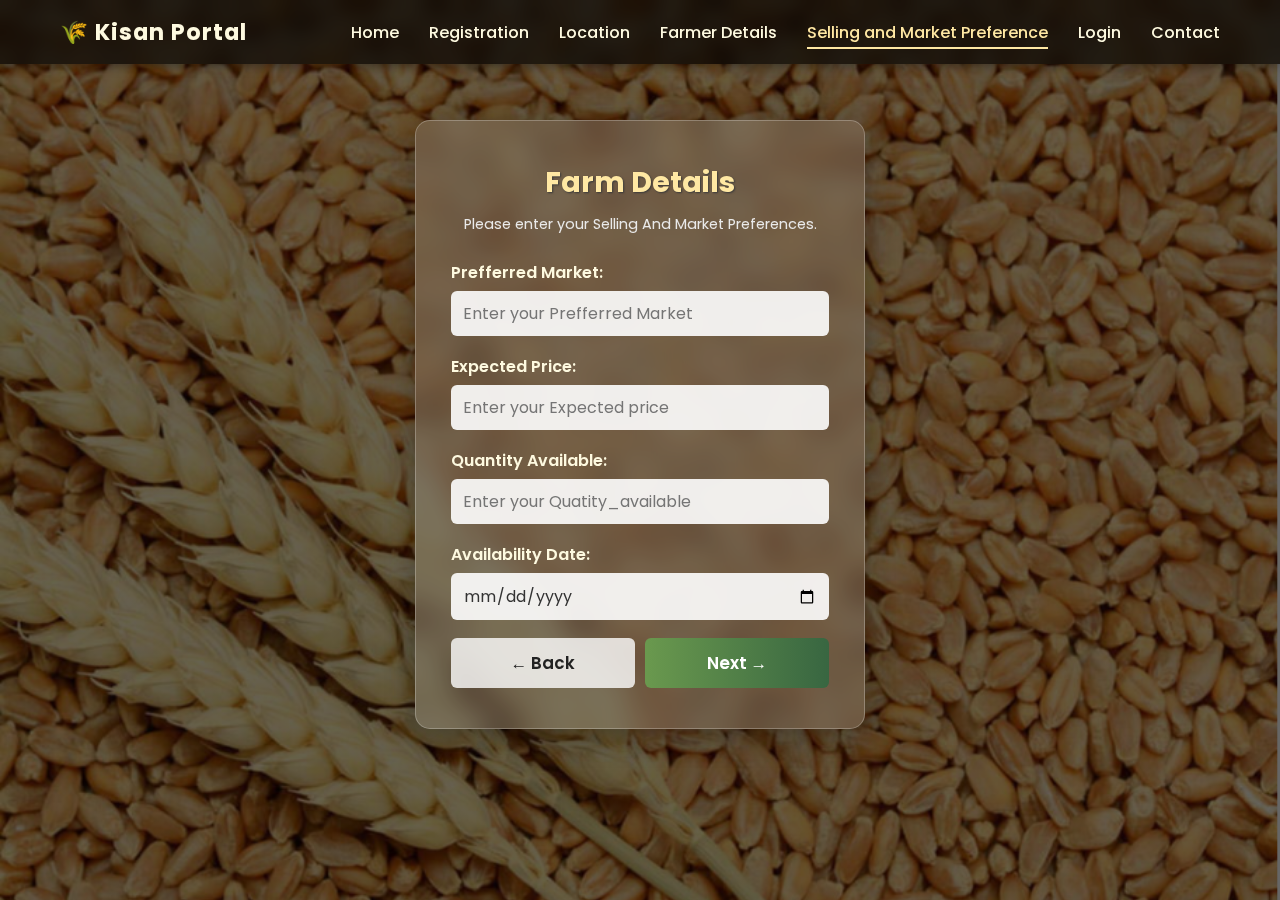
<file: selling and market preferece.html>
<!DOCTYPE html>
<html lang="en">

<head>
  <meta charset="UTF-8" />
  <meta name="viewport" content="width=device-width, initial-scale=1.0" />
  <title>Location Details | Kisan Portal</title>
  <link rel="stylesheet" href="selling.css" />
  <link href="https://fonts.googleapis.com/css2?family=Poppins:wght@400;600&display=swap" rel="stylesheet" />
</head>

<body>
  <!-- 🌾 Navbar -->
  <header>
    <nav class="navbar">
      <div class="logo">🌾 Kisan Portal</div>
      <ul class="nav-links">
        <li><a href="index.html">Home</a></li>
        <li><a href="farmer_registration_form.html">Registration</a></li>
        <li><a href="location.html">Location</a></li>
        <li><a href="farm_detail.html">Farmer Details</a></li>
        <li><a href="selling and market preferece.html" class="active">Selling and Market Preference</a></li>
        <li><a href="Login.html">Login</a></li>
        <li><a href="contact.html">Contact</a></li>
    
      </ul>
    </nav>
  </header>

  <!-- 📍 Location Form -->
  <main class="location-container">
    <div class="location-form">
      <h2>Farm Details</h2>
      <p class="form-subtitle">Please enter your Selling And Market Preferences.</p>

      <form action="#" method="post">
        <div class="form-group">
          <label for="prefferred_market">Prefferred Market:</label>
          <input type="text" id="prefferred_market" name="prefferred_market" placeholder="Enter your Prefferred Market" required />
        </div>

        <div class="form-group">
          <label for="expected_price">Expected Price:</label>
        <input type="number" id="expected_price" name="expected_price" placeholder="Enter your Expected price" required />
        </div>

        <div class="form-group">
          <label for="quatity_available">Quantity Available:</label>
         <input type="number" id="quatity_available" name="quatity_available" placeholder="Enter your Quatity_available" required />
           
        </div>

        <div class="form-group">
          
          <label for="availability_date">Availability Date:</label>
            <input type="date" id="availability_date" name="availability_date" placeholder="Enter your Availability Date" required />
        </div>

       

        <div class="form-buttons">
          <button type="button" class="back-btn" onclick="window.location.href='registration.html'">← Back</button>
          <button type="submit" class="next-btn">Next →</button>
        </div>
      </form>
    </div>
  </main>
</body>

</html>
</file>
<file: buyer.css>
/* 🌿 Reset & base styles */
* {
  margin: 0;
  padding: 0;
  box-sizing: border-box;
  font-family: "Poppins", sans-serif;
}

/* 🌾 Background styling */
body {
  min-height: 100vh;
  background: 
    linear-gradient(rgba(0, 0, 0, 0.55), rgba(0, 0, 0, 0.55)),
    url("okj.jpg") no-repeat center center/cover;
  color: #fefae0;
}

/* 🧭 Navbar styling */
.navbar {
  position: fixed;
  top: 0;
  width: 100%;
  display: flex;
  justify-content: space-between;
  align-items: center;
  padding: 15px 60px;
  background: rgba(0, 0, 0, 0.65);
  color: #fefae0;
  backdrop-filter: blur(10px);
  box-shadow: 0 2px 15px rgba(0, 0, 0, 0.4);
  z-index: 100;
}

.logo {
  font-size: 1.4em;
  font-weight: bold;
  letter-spacing: 1px;
}

.nav-links {
  list-style: none;
  display: flex;
  gap: 30px;
}

.nav-links a {
  text-decoration: none;
  color: #fefae0;
  font-weight: 500;
  transition: color 0.3s ease;
}

.nav-links a:hover,
.nav-links .active {
  color: #ffe8a3;
  border-bottom: 2px solid #ffe8a3;
  padding-bottom: 3px;
}

/* 🧾 Registration Form Container */
.registration-container {
  display: flex;
  justify-content: center;
  align-items: center;
  padding-top: 120px;
  padding-bottom: 50px;
}

/* 📋 Form box */
.registration-form {
  background: rgba(255, 255, 255, 0.15);
  backdrop-filter: blur(15px);
  border: 1px solid rgba(255, 255, 255, 0.25);
  border-radius: 15px;
  padding: 40px 35px;
  width: 100%;
  max-width: 450px;
  box-shadow: 0 8px 30px rgba(0, 0, 0, 0.3);
}

/* 🌾 Heading */
.registration-form h2 {
  text-align: center;
  color: #ffe8a3;
  margin-bottom: 10px;
  font-size: 1.9em;
  text-shadow: 1px 1px 2px #3a3a3a;
}

.form-subtitle {
  text-align: center;
  font-size: 0.9em;
  color: #eaeaea;
  margin-bottom: 25px;
}

/* 🏷️ Input styling */
.form-group {
  margin-bottom: 20px;
}

.registration-form label {
  display: block;
  margin-bottom: 6px;
  font-weight: 600;
  color: #fff;
}

.registration-form input,
.registration-form select {
  width: 100%;
  padding: 10px 12px;
  border: none;
  border-radius: 6px;
  font-size: 1em;
  outline: none;
  background-color: rgba(255, 255, 255, 0.9);
  color: #333;
  transition: 0.3s;
}

.registration-form input:focus,
.registration-form select:focus {
  border: 2px solid #6a994e;
  box-shadow: 0 0 5px #6a994e;
}

/* 🟩 Button styling */
.registration-form button {
  width: 100%;
  padding: 12px;
  background: linear-gradient(90deg, #6a994e, #386641);
  color: white;
  border: none;
  border-radius: 6px;
  font-size: 1.1em;
  font-weight: 600;
  cursor: pointer;
  transition: 0.3s ease;
}

.registration-form button:hover {
  background: linear-gradient(90deg, #5a8c45, #315f36);
  transform: scale(1.02);
}

/* 📱 Responsive Design */
@media (max-width: 600px) {
  .navbar {
    flex-direction: column;
    gap: 10px;
    padding: 10px 20px;
  }

  .registration-form {
    padding: 30px 25px;
  }

  .registration-form h2 {
    font-size: 1.6em;
  }
}
</file>
<file: buyerlogin.css>
/* 🌾 Reset */
* {
  margin: 0;
  padding: 0;
  box-sizing: border-box;
  font-family: "Poppins", sans-serif;
}

/* 🌾 Background */
body {
  min-height: 100vh;
  background: 
    linear-gradient(rgba(0, 0, 0, 0.6), rgba(0, 0, 0, 0.6)),
    url("okj.jpg") no-repeat center center/cover;
  color: #fefae0;
}

/* 🧭 Navbar */
.navbar {
  position: fixed;
  top: 0;
  width: 100%;
  display: flex;
  justify-content: space-between;
  align-items: center;
  padding: 15px 60px;
  background: rgba(0, 0, 0, 0.65);
  color: #fefae0;
  backdrop-filter: blur(10px);
  box-shadow: 0 2px 10px rgba(0, 0, 0, 0.4);
  z-index: 100;
}

.logo {
  font-size: 1.4em;
  font-weight: bold;
  letter-spacing: 1px;
}

.nav-links {
  list-style: none;
  display: flex;
  gap: 30px;
}

.nav-links a {
  text-decoration: none;
  color: #fefae0;
  font-weight: 500;
  transition: color 0.3s ease;
}

.nav-links a:hover,
.nav-links .active {
  color: #ffe8a3;
  border-bottom: 2px solid #ffe8a3;
  padding-bottom: 3px;
}

/* 🧾 Form Container */
.location-container {
  display: flex;
  justify-content: center;
  align-items: center;
  padding-top: 120px;
  padding-bottom: 50px;
}

/* 📋 Form box */
.location-form {
  background: rgba(255, 255, 255, 0.15);
  backdrop-filter: blur(15px);
  border: 1px solid rgba(255, 255, 255, 0.25);
  border-radius: 15px;
  padding: 40px 35px;
  width: 100%;
  max-width: 450px;
  box-shadow: 0 8px 30px rgba(0, 0, 0, 0.3);
  transition: transform 0.3s ease;
}

.location-form:hover {
  transform: scale(1.01);
}

/* 🌾 Heading */
.location-form h2 {
  text-align: center;
  color: #ffe8a3;
  margin-bottom: 10px;
  font-size: 1.8em;
  text-shadow: 1px 1px 2px #3a3a3a;
}

.form-subtitle {
  text-align: center;
  font-size: 0.9em;
  color: #eaeaea;
  margin-bottom: 25px;
}

/* 🏷️ Input fields */
.form-group {
  margin-bottom: 18px;
}

.location-form label {
  display: block;
  margin-bottom: 6px;
  font-weight: 600;
  color: #fefae0;
}

.location-form input,
.location-form select {
  width: 100%;
  padding: 10px 12px;
  border: none;
  border-radius: 6px;
  font-size: 1em;
  outline: none;
  background-color: rgba(255, 255, 255, 0.9);
  color: #333;
  transition: 0.3s;
}

.location-form input:focus,
.location-form select:focus {
  border: 2px solid #6a994e;
  box-shadow: 0 0 5px #6a994e;
}

/* 🌿 Buttons */
.form-buttons {
  display: flex;
  justify-content: space-between;
  gap: 10px;
}

.location-form button {
  flex: 1;
  padding: 12px;
  border: none;
  border-radius: 6px;
  font-size: 1.05em;
  font-weight: 600;
  cursor: pointer;
  transition: 0.3s ease;
}

.next-btn {
  background: linear-gradient(90deg, #6a994e, #386641);
  color: white;
}

.next-btn:hover {
  background: linear-gradient(90deg, #5a8c45, #315f36);
  transform: scale(1.02);
}

.back-btn {
  background: rgba(255, 255, 255, 0.8);
  color: #222;
}

.back-btn:hover {
  background: rgba(255, 255, 255, 0.9);
  transform: scale(1.02);
}

/* 📱 Responsive */
@media (max-width: 600px) {
  .navbar {
    flex-direction: column;
    gap: 10px;
    padding: 10px 25px;
  }

  .location-form {
    padding: 30px 25px;
  }

  .form-buttons {
    flex-direction: column;
  }
}
</file>
<file: farmer-detail.css>
/* 🌾 Reset */
* {
  margin: 0;
  padding: 0;
  box-sizing: border-box;
  font-family: "Poppins", sans-serif;
}

/* 🌾 Background */
body {
  min-height: 100vh;
  background: 
    linear-gradient(rgba(0, 0, 0, 0.6), rgba(0, 0, 0, 0.6)),
    url("wheat.png.png") no-repeat center center/cover;
  color: #fefae0;
}

/* 🧭 Navbar */
.navbar {
  position: fixed;
  top: 0;
  width: 100%;
  display: flex;
  justify-content: space-between;
  align-items: center;
  padding: 15px 60px;
  background: rgba(0, 0, 0, 0.65);
  color: #fefae0;
  backdrop-filter: blur(10px);
  box-shadow: 0 2px 10px rgba(0, 0, 0, 0.4);
  z-index: 100;
}

.logo {
  font-size: 1.4em;
  font-weight: bold;
  letter-spacing: 1px;
}

.nav-links {
  list-style: none;
  display: flex;
  gap: 30px;
}

.nav-links a {
  text-decoration: none;
  color: #fefae0;
  font-weight: 500;
  transition: color 0.3s ease;
}

.nav-links a:hover,
.nav-links .active {
  color: #ffe8a3;
  border-bottom: 2px solid #ffe8a3;
  padding-bottom: 3px;
}

/* 🧾 Form Container */
.location-container {
  display: flex;
  justify-content: center;
  align-items: center;
  padding-top: 120px;
  padding-bottom: 50px;
}

/* 📋 Form box */
.location-form {
  background: rgba(255, 255, 255, 0.15);
  backdrop-filter: blur(15px);
  border: 1px solid rgba(255, 255, 255, 0.25);
  border-radius: 15px;
  padding: 40px 35px;
  width: 100%;
  max-width: 450px;
  box-shadow: 0 8px 30px rgba(0, 0, 0, 0.3);
  transition: transform 0.3s ease;
}

.location-form:hover {
  transform: scale(1.01);
}

/* 🌾 Heading */
.location-form h2 {
  text-align: center;
  color: #ffe8a3;
  margin-bottom: 10px;
  font-size: 1.8em;
  text-shadow: 1px 1px 2px #3a3a3a;
}

.form-subtitle {
  text-align: center;
  font-size: 0.9em;
  color: #eaeaea;
  margin-bottom: 25px;
}

/* 🏷️ Input fields */
.form-group {
  margin-bottom: 18px;
}

.location-form label {
  display: block;
  margin-bottom: 6px;
  font-weight: 600;
  color: #fefae0;
}

.location-form input,
.location-form select {
  width: 100%;
  padding: 10px 12px;
  border: none;
  border-radius: 6px;
  font-size: 1em;
  outline: none;
  background-color: rgba(255, 255, 255, 0.9);
  color: #333;
  transition: 0.3s;
}

.location-form input:focus,
.location-form select:focus {
  border: 2px solid #6a994e;
  box-shadow: 0 0 5px #6a994e;
}

/* 🌿 Buttons */
.form-buttons {
  display: flex;
  justify-content: space-between;
  gap: 10px;
}

.location-form button {
  flex: 1;
  padding: 12px;
  border: none;
  border-radius: 6px;
  font-size: 1.05em;
  font-weight: 600;
  cursor: pointer;
  transition: 0.3s ease;
}

.next-btn {
  background: linear-gradient(90deg, #6a994e, #386641);
  color: white;
}

.next-btn:hover {
  background: linear-gradient(90deg, #5a8c45, #315f36);
  transform: scale(1.02);
}

.back-btn {
  background: rgba(255, 255, 255, 0.8);
  color: #222;
}

.back-btn:hover {
  background: rgba(255, 255, 255, 0.9);
  transform: scale(1.02);
}

/* 📱 Responsive */
@media (max-width: 600px) {
  .navbar {
    flex-direction: column;
    gap: 10px;
    padding: 10px 25px;
  }

  .location-form {
    padding: 30px 25px;
  }

  .form-buttons {
    flex-direction: column;
  }
}
</file>
<file: farmer_registration_form.css>
/* 🌿 Reset & base styles */
* {
  margin: 0;
  padding: 0;
  box-sizing: border-box;
  font-family: "Poppins", sans-serif;
}

/* 🌾 Background styling */
body {
  min-height: 100vh;
  background: 
    linear-gradient(rgba(0, 0, 0, 0.55), rgba(0, 0, 0, 0.55)),
    url("wheat.png.png") no-repeat center center/cover;
  color: #fefae0;
}

/* 🧭 Navbar styling */
.navbar {
  position: fixed;
  top: 0;
  width: 100%;
  display: flex;
  justify-content: space-between;
  align-items: center;
  padding: 15px 60px;
  background: rgba(0, 0, 0, 0.65);
  color: #fefae0;
  backdrop-filter: blur(10px);
  box-shadow: 0 2px 15px rgba(0, 0, 0, 0.4);
  z-index: 100;
}

.logo {
  font-size: 1.4em;
  font-weight: bold;
  letter-spacing: 1px;
}

.nav-links {
  list-style: none;
  display: flex;
  gap: 30px;
}

.nav-links a {
  text-decoration: none;
  color: #fefae0;
  font-weight: 500;
  transition: color 0.3s ease;
}

.nav-links a:hover,
.nav-links .active {
  color: #ffe8a3;
  border-bottom: 2px solid #ffe8a3;
  padding-bottom: 3px;
}

/* 🧾 Registration Form Container */
.registration-container {
  display: flex;
  justify-content: center;
  align-items: center;
  padding-top: 120px;
  padding-bottom: 50px;
}

/* 📋 Form box */
.registration-form {
  background: rgba(255, 255, 255, 0.15);
  backdrop-filter: blur(15px);
  border: 1px solid rgba(255, 255, 255, 0.25);
  border-radius: 15px;
  padding: 40px 35px;
  width: 100%;
  max-width: 450px;
  box-shadow: 0 8px 30px rgba(0, 0, 0, 0.3);
}

/* 🌾 Heading */
.registration-form h2 {
  text-align: center;
  color: #ffe8a3;
  margin-bottom: 10px;
  font-size: 1.9em;
  text-shadow: 1px 1px 2px #3a3a3a;
}

.form-subtitle {
  text-align: center;
  font-size: 0.9em;
  color: #eaeaea;
  margin-bottom: 25px;
}

/* 🏷️ Input styling */
.form-group {
  margin-bottom: 20px;
}

.registration-form label {
  display: block;
  margin-bottom: 6px;
  font-weight: 600;
  color: #fff;
}

.registration-form input,
.registration-form select {
  width: 100%;
  padding: 10px 12px;
  border: none;
  border-radius: 6px;
  font-size: 1em;
  outline: none;
  background-color: rgba(255, 255, 255, 0.9);
  color: #333;
  transition: 0.3s;
}

.registration-form input:focus,
.registration-form select:focus {
  border: 2px solid #6a994e;
  box-shadow: 0 0 5px #6a994e;
}

/* 🟩 Button styling */
.registration-form button {
  width: 100%;
  padding: 12px;
  background: linear-gradient(90deg, #6a994e, #386641);
  color: white;
  border: none;
  border-radius: 6px;
  font-size: 1.1em;
  font-weight: 600;
  cursor: pointer;
  transition: 0.3s ease;
}

.registration-form button:hover {
  background: linear-gradient(90deg, #5a8c45, #315f36);
  transform: scale(1.02);
}

/* 📱 Responsive Design */
@media (max-width: 600px) {
  .navbar {
    flex-direction: column;
    gap: 10px;
    padding: 10px 20px;
  }

  .registration-form {
    padding: 30px 25px;
  }

  .registration-form h2 {
    font-size: 1.6em;
  }
}
</file>
<file: location.css>
/* 🌾 Reset */
* {
  margin: 0;
  padding: 0;
  box-sizing: border-box;
  font-family: "Poppins", sans-serif;
}

/* 🌾 Background */
body {
  min-height: 100vh;
  background: 
    linear-gradient(rgba(0, 0, 0, 0.6), rgba(0, 0, 0, 0.6)),
    url("wheat.png.png") no-repeat center center/cover;
  color: #fefae0;
}

/* 🧭 Navbar */
.navbar {
  position: fixed;
  top: 0;
  width: 100%;
  display: flex;
  justify-content: space-between;
  align-items: center;
  padding: 15px 60px;
  background: rgba(0, 0, 0, 0.65);
  color: #fefae0;
  backdrop-filter: blur(10px);
  box-shadow: 0 2px 10px rgba(0, 0, 0, 0.4);
  z-index: 100;
}

.logo {
  font-size: 1.4em;
  font-weight: bold;
  letter-spacing: 1px;
}

.nav-links {
  list-style: none;
  display: flex;
  gap: 30px;
}

.nav-links a {
  text-decoration: none;
  color: #fefae0;
  font-weight: 500;
  transition: color 0.3s ease;
}

.nav-links a:hover,
.nav-links .active {
  color: #ffe8a3;
  border-bottom: 2px solid #ffe8a3;
  padding-bottom: 3px;
}

/* 🧾 Form Container */
.location-container {
  display: flex;
  justify-content: center;
  align-items: center;
  padding-top: 120px;
  padding-bottom: 50px;
}

/* 📋 Form box */
.location-form {
  background: rgba(255, 255, 255, 0.15);
  backdrop-filter: blur(15px);
  border: 1px solid rgba(255, 255, 255, 0.25);
  border-radius: 15px;
  padding: 40px 35px;
  width: 100%;
  max-width: 450px;
  box-shadow: 0 8px 30px rgba(0, 0, 0, 0.3);
  transition: transform 0.3s ease;
}

.location-form:hover {
  transform: scale(1.01);
}

/* 🌾 Heading */
.location-form h2 {
  text-align: center;
  color: #ffe8a3;
  margin-bottom: 10px;
  font-size: 1.8em;
  text-shadow: 1px 1px 2px #3a3a3a;
}

.form-subtitle {
  text-align: center;
  font-size: 0.9em;
  color: #eaeaea;
  margin-bottom: 25px;
}

/* 🏷️ Input fields */
.form-group {
  margin-bottom: 18px;
}

.location-form label {
  display: block;
  margin-bottom: 6px;
  font-weight: 600;
  color: #fefae0;
}

.location-form input,
.location-form select {
  width: 100%;
  padding: 10px 12px;
  border: none;
  border-radius: 6px;
  font-size: 1em;
  outline: none;
  background-color: rgba(255, 255, 255, 0.9);
  color: #333;
  transition: 0.3s;
}

.location-form input:focus,
.location-form select:focus {
  border: 2px solid #6a994e;
  box-shadow: 0 0 5px #6a994e;
}

/* 🌿 Buttons */
.form-buttons {
  display: flex;
  justify-content: space-between;
  gap: 10px;
}

.location-form button {
  flex: 1;
  padding: 12px;
  border: none;
  border-radius: 6px;
  font-size: 1.05em;
  font-weight: 600;
  cursor: pointer;
  transition: 0.3s ease;
}

.next-btn {
  background: linear-gradient(90deg, #6a994e, #386641);
  color: white;
}

.next-btn:hover {
  background: linear-gradient(90deg, #5a8c45, #315f36);
  transform: scale(1.02);
}

.back-btn {
  background: rgba(255, 255, 255, 0.8);
  color: #222;
}

.back-btn:hover {
  background: rgba(255, 255, 255, 0.9);
  transform: scale(1.02);
}

/* 📱 Responsive */
@media (max-width: 600px) {
  .navbar {
    flex-direction: column;
    gap: 10px;
    padding: 10px 25px;
  }

  .location-form {
    padding: 30px 25px;
  }

  .form-buttons {
    flex-direction: column;
  }
}
</file>
<file: Login.css>
/* 🌾 Reset */
* {
  margin: 0;
  padding: 0;
  box-sizing: border-box;
  font-family: "Poppins", sans-serif;
}

/* 🌾 Background */
body {
  min-height: 100vh;
  background: 
    linear-gradient(rgba(0, 0, 0, 0.6), rgba(0, 0, 0, 0.6)),
    url("wheat.png.png") no-repeat center center/cover;
  color: #fefae0;
}

/* 🧭 Navbar */
.navbar {
  position: fixed;
  top: 0;
  width: 100%;
  display: flex;
  justify-content: space-between;
  align-items: center;
  padding: 15px 60px;
  background: rgba(0, 0, 0, 0.65);
  color: #fefae0;
  backdrop-filter: blur(10px);
  box-shadow: 0 2px 10px rgba(0, 0, 0, 0.4);
  z-index: 100;
}

.logo {
  font-size: 1.4em;
  font-weight: bold;
  letter-spacing: 1px;
}

.nav-links {
  list-style: none;
  display: flex;
  gap: 30px;
}

.nav-links a {
  text-decoration: none;
  color: #fefae0;
  font-weight: 500;
  transition: color 0.3s ease;
}

.nav-links a:hover,
.nav-links .active {
  color: #ffe8a3;
  border-bottom: 2px solid #ffe8a3;
  padding-bottom: 3px;
}

/* 🧾 Form Container */
.location-container {
  display: flex;
  justify-content: center;
  align-items: center;
  padding-top: 120px;
  padding-bottom: 50px;
}

/* 📋 Form box */
.location-form {
  background: rgba(255, 255, 255, 0.15);
  backdrop-filter: blur(15px);
  border: 1px solid rgba(255, 255, 255, 0.25);
  border-radius: 15px;
  padding: 40px 35px;
  width: 100%;
  max-width: 450px;
  box-shadow: 0 8px 30px rgba(0, 0, 0, 0.3);
  transition: transform 0.3s ease;
}

.location-form:hover {
  transform: scale(1.01);
}

/* 🌾 Heading */
.location-form h2 {
  text-align: center;
  color: #ffe8a3;
  margin-bottom: 10px;
  font-size: 1.8em;
  text-shadow: 1px 1px 2px #3a3a3a;
}

.form-subtitle {
  text-align: center;
  font-size: 0.9em;
  color: #eaeaea;
  margin-bottom: 25px;
}

/* 🏷️ Input fields */
.form-group {
  margin-bottom: 18px;
}

.location-form label {
  display: block;
  margin-bottom: 6px;
  font-weight: 600;
  color: #fefae0;
}

.location-form input,
.location-form select {
  width: 100%;
  padding: 10px 12px;
  border: none;
  border-radius: 6px;
  font-size: 1em;
  outline: none;
  background-color: rgba(255, 255, 255, 0.9);
  color: #333;
  transition: 0.3s;
}

.location-form input:focus,
.location-form select:focus {
  border: 2px solid #6a994e;
  box-shadow: 0 0 5px #6a994e;
}

/* 🌿 Buttons */
.form-buttons {
  display: flex;
  justify-content: space-between;
  gap: 10px;
}

.location-form button {
  flex: 1;
  padding: 12px;
  border: none;
  border-radius: 6px;
  font-size: 1.05em;
  font-weight: 600;
  cursor: pointer;
  transition: 0.3s ease;
}

.next-btn {
  background: linear-gradient(90deg, #6a994e, #386641);
  color: white;
}

.next-btn:hover {
  background: linear-gradient(90deg, #5a8c45, #315f36);
  transform: scale(1.02);
}

.back-btn {
  background: rgba(255, 255, 255, 0.8);
  color: #222;
}

.back-btn:hover {
  background: rgba(255, 255, 255, 0.9);
  transform: scale(1.02);
}

/* 📱 Responsive */
@media (max-width: 600px) {
  .navbar {
    flex-direction: column;
    gap: 10px;
    padding: 10px 25px;
  }

  .location-form {
    padding: 30px 25px;
  }

  .form-buttons {
    flex-direction: column;
  }
}
</file>
<file: selling.css>
/* 🌾 Reset */
* {
  margin: 0;
  padding: 0;
  box-sizing: border-box;
  font-family: "Poppins", sans-serif;
}

/* 🌾 Background */
body {
  min-height: 100vh;
  background: 
    linear-gradient(rgba(0, 0, 0, 0.6), rgba(0, 0, 0, 0.6)),
    url("wheat.png.png") no-repeat center center/cover;
  color: #fefae0;
}

/* 🧭 Navbar */
.navbar {
  position: fixed;
  top: 0;
  width: 100%;
  display: flex;
  justify-content: space-between;
  align-items: center;
  padding: 15px 60px;
  background: rgba(0, 0, 0, 0.65);
  color: #fefae0;
  backdrop-filter: blur(10px);
  box-shadow: 0 2px 10px rgba(0, 0, 0, 0.4);
  z-index: 100;
}

.logo {
  font-size: 1.4em;
  font-weight: bold;
  letter-spacing: 1px;
}

.nav-links {
  list-style: none;
  display: flex;
  gap: 30px;
}

.nav-links a {
  text-decoration: none;
  color: #fefae0;
  font-weight: 500;
  transition: color 0.3s ease;
}

.nav-links a:hover,
.nav-links .active {
  color: #ffe8a3;
  border-bottom: 2px solid #ffe8a3;
  padding-bottom: 3px;
}

/* 🧾 Form Container */
.location-container {
  display: flex;
  justify-content: center;
  align-items: center;
  padding-top: 120px;
  padding-bottom: 50px;
}

/* 📋 Form box */
.location-form {
  background: rgba(255, 255, 255, 0.15);
  backdrop-filter: blur(15px);
  border: 1px solid rgba(255, 255, 255, 0.25);
  border-radius: 15px;
  padding: 40px 35px;
  width: 100%;
  max-width: 450px;
  box-shadow: 0 8px 30px rgba(0, 0, 0, 0.3);
  transition: transform 0.3s ease;
}

.location-form:hover {
  transform: scale(1.01);
}

/* 🌾 Heading */
.location-form h2 {
  text-align: center;
  color: #ffe8a3;
  margin-bottom: 10px;
  font-size: 1.8em;
  text-shadow: 1px 1px 2px #3a3a3a;
}

.form-subtitle {
  text-align: center;
  font-size: 0.9em;
  color: #eaeaea;
  margin-bottom: 25px;
}

/* 🏷️ Input fields */
.form-group {
  margin-bottom: 18px;
}

.location-form label {
  display: block;
  margin-bottom: 6px;
  font-weight: 600;
  color: #fefae0;
}

.location-form input,
.location-form select {
  width: 100%;
  padding: 10px 12px;
  border: none;
  border-radius: 6px;
  font-size: 1em;
  outline: none;
  background-color: rgba(255, 255, 255, 0.9);
  color: #333;
  transition: 0.3s;
}

.location-form input:focus,
.location-form select:focus {
  border: 2px solid #6a994e;
  box-shadow: 0 0 5px #6a994e;
}

/* 🌿 Buttons */
.form-buttons {
  display: flex;
  justify-content: space-between;
  gap: 10px;
}

.location-form button {
  flex: 1;
  padding: 12px;
  border: none;
  border-radius: 6px;
  font-size: 1.05em;
  font-weight: 600;
  cursor: pointer;
  transition: 0.3s ease;
}

.next-btn {
  background: linear-gradient(90deg, #6a994e, #386641);
  color: white;
}

.next-btn:hover {
  background: linear-gradient(90deg, #5a8c45, #315f36);
  transform: scale(1.02);
}

.back-btn {
  background: rgba(255, 255, 255, 0.8);
  color: #222;
}

.back-btn:hover {
  background: rgba(255, 255, 255, 0.9);
  transform: scale(1.02);
}

/* 📱 Responsive */
@media (max-width: 600px) {
  .navbar {
    flex-direction: column;
    gap: 10px;
    padding: 10px 25px;
  }

  .location-form {
    padding: 30px 25px;
  }

  .form-buttons {
    flex-direction: column;
  }
}
</file>
